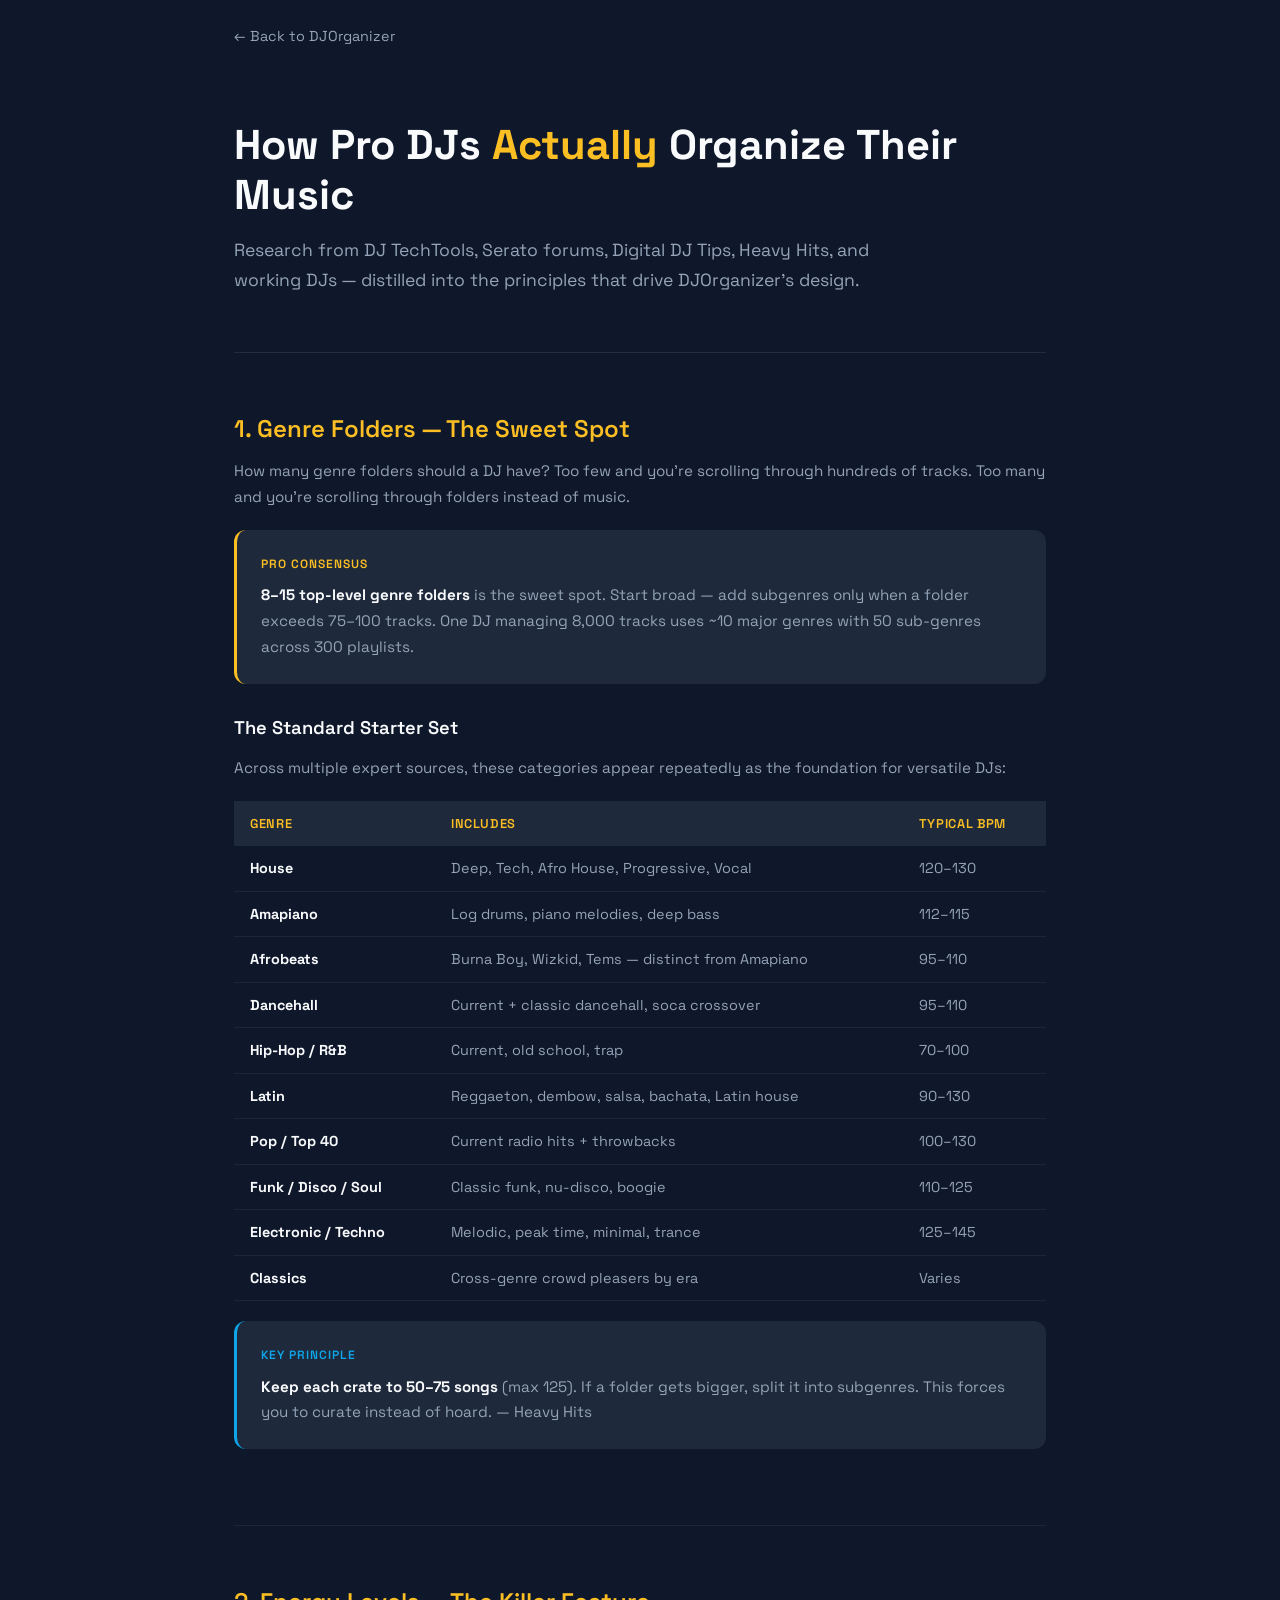
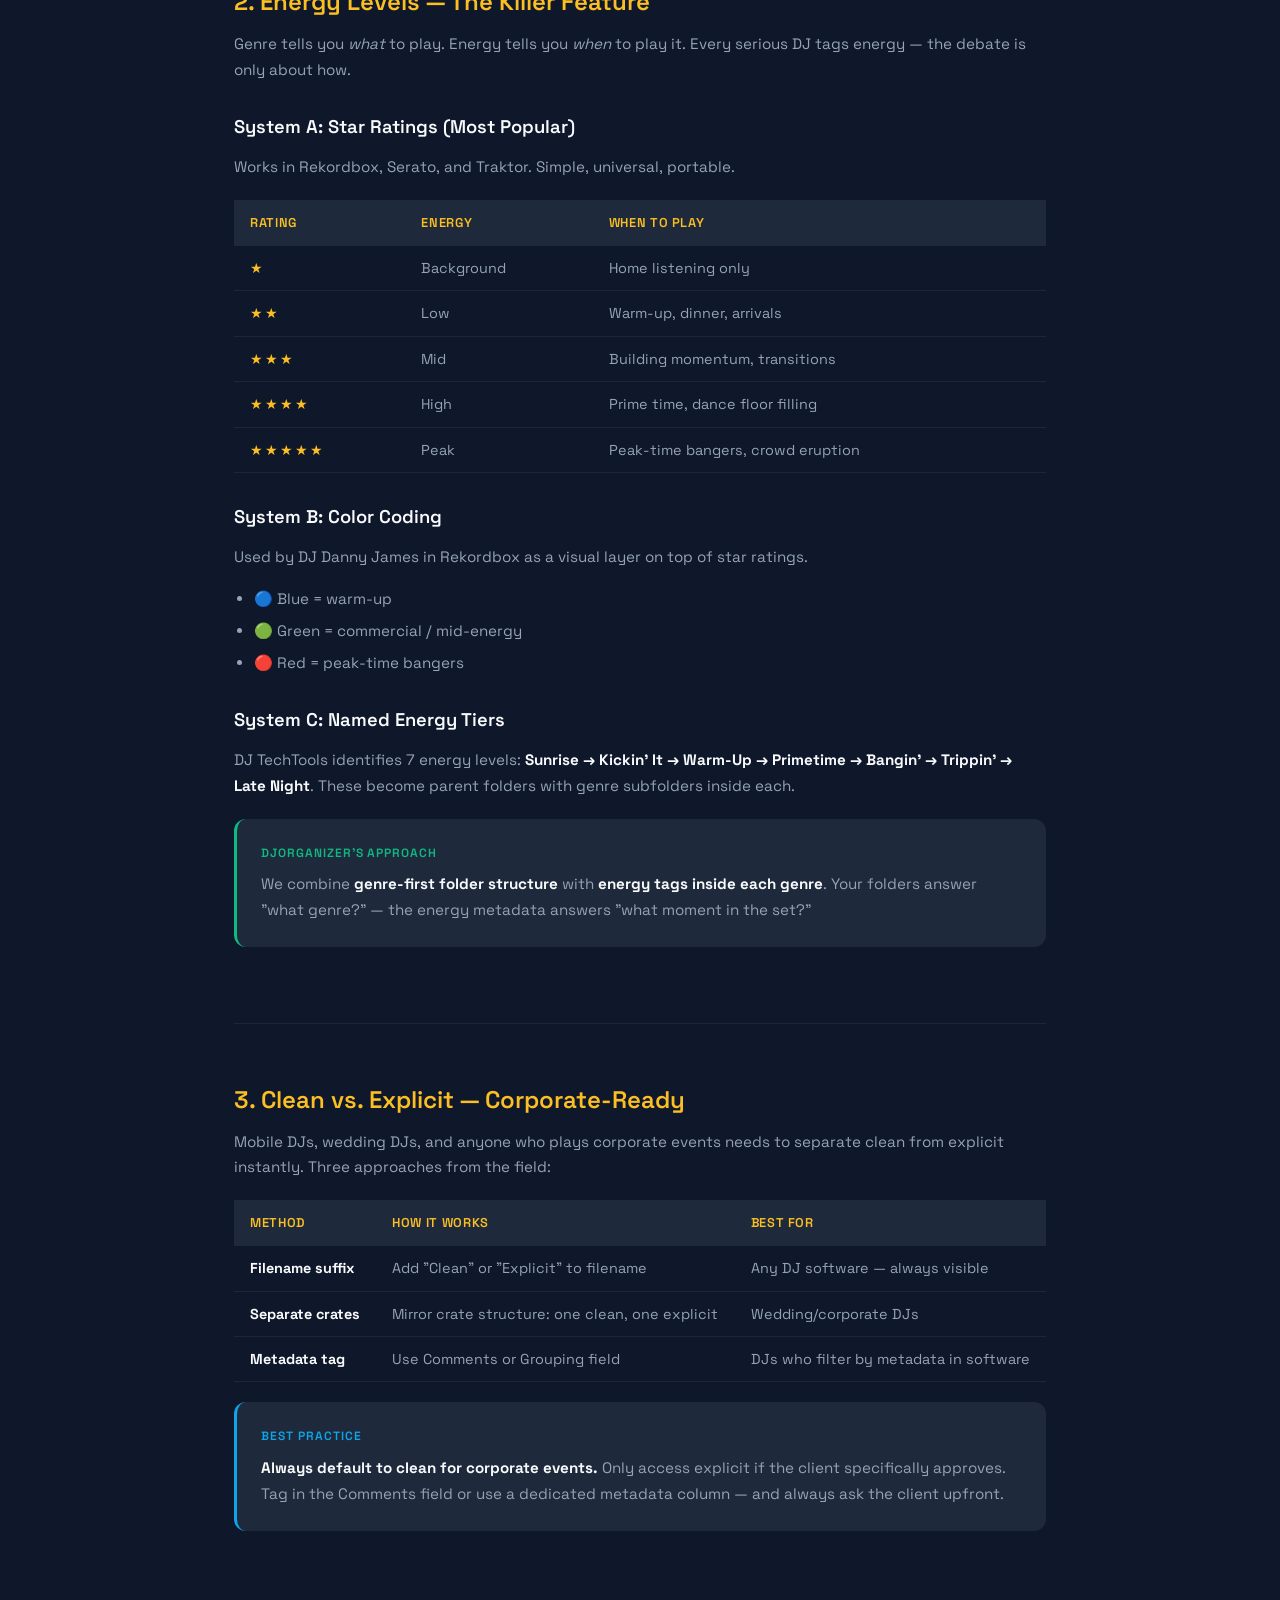
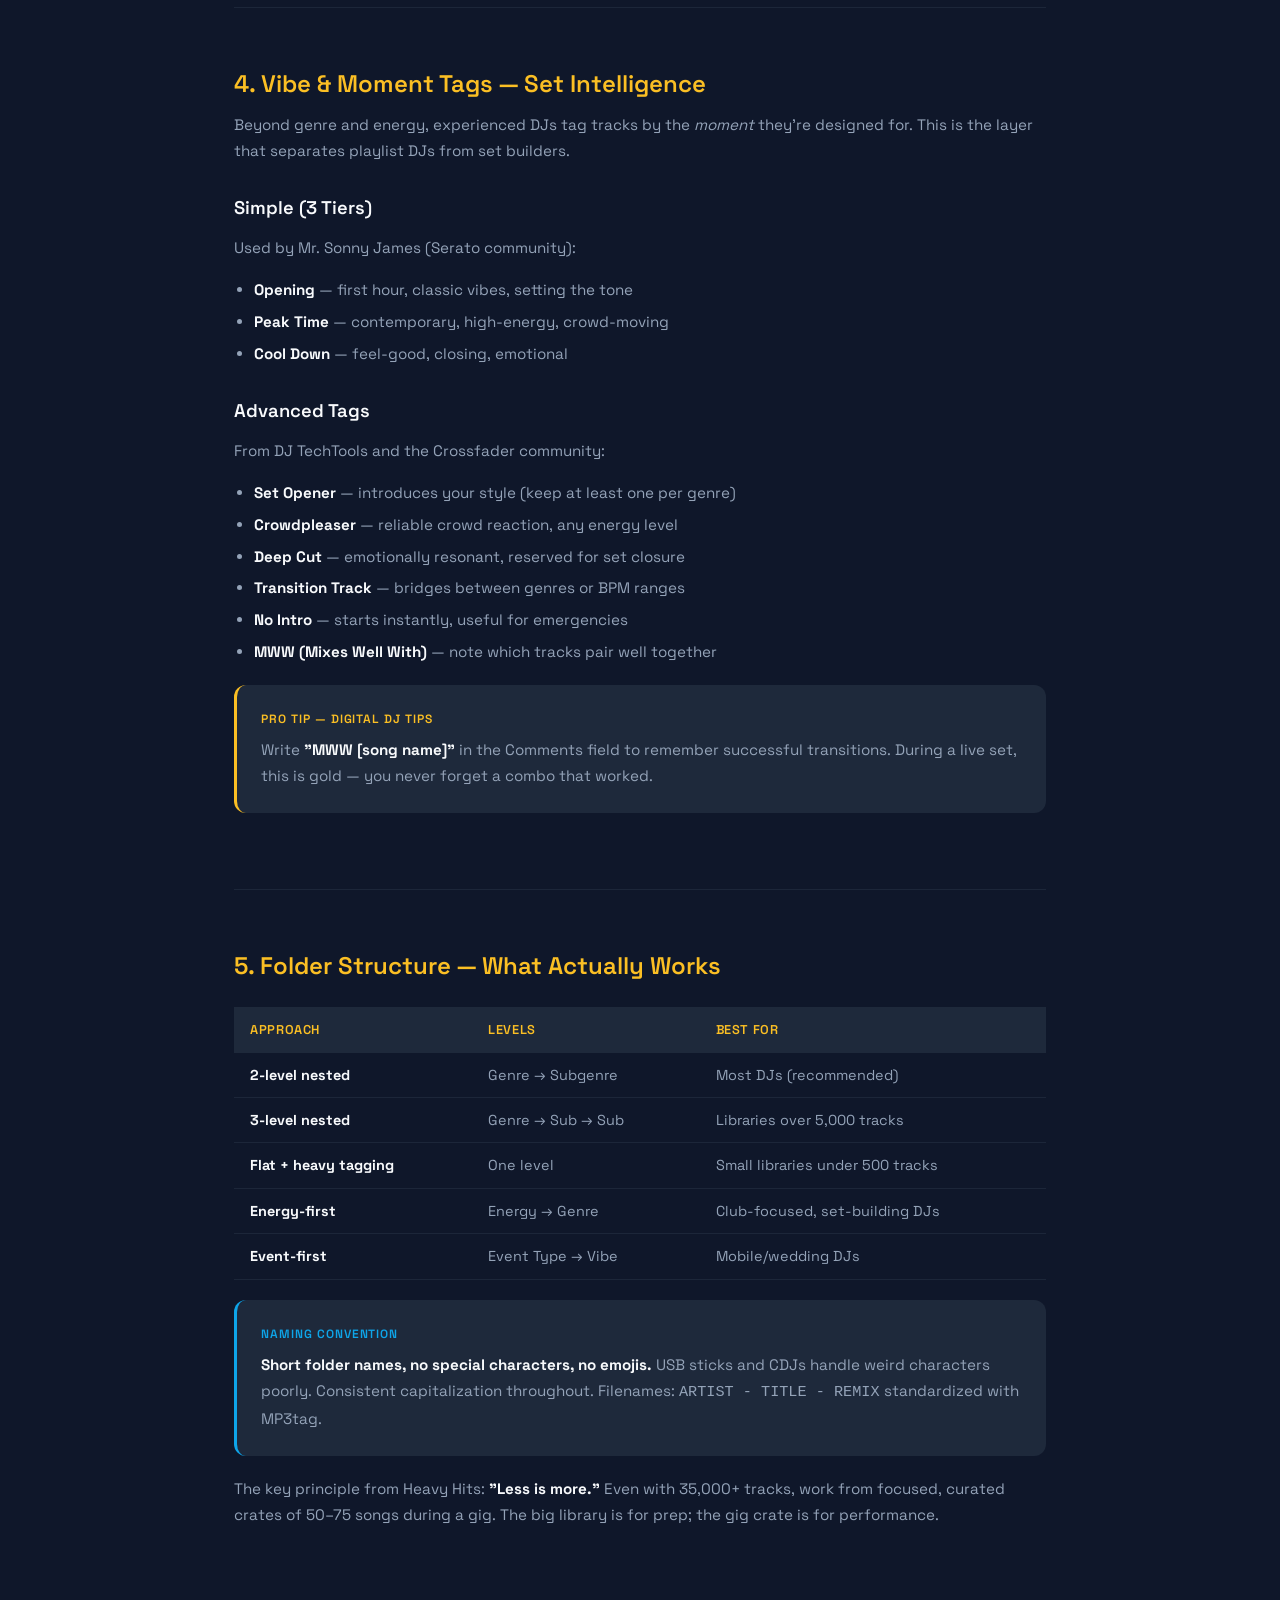
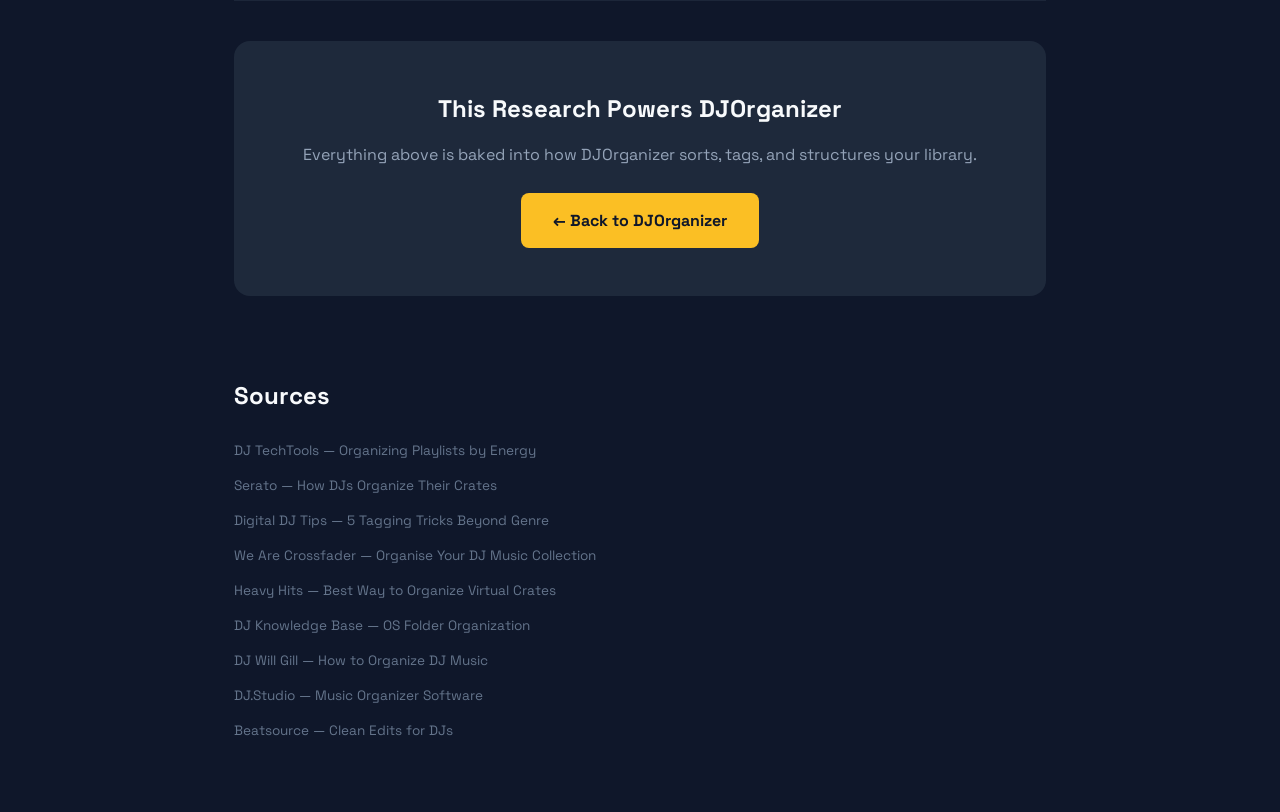
<file: research.html>
<!DOCTYPE html>
<html lang="en" dir="ltr">
<head>
  <meta charset="UTF-8">
  <meta name="viewport" content="width=device-width, initial-scale=1.0">
  <title>DJOrganizer — How Pro DJs Organize Music (Research)</title>
  <meta name="description" content="Research-backed guide on how professional DJs organize their music libraries — genre folders, energy levels, vibe tagging, and clean/explicit management.">
  <meta name="theme-color" content="#0F172A">
  <link rel="preconnect" href="https://fonts.googleapis.com">
  <link rel="preconnect" href="https://fonts.gstatic.com" crossorigin>
  <link href="https://fonts.googleapis.com/css2?family=Space+Grotesk:wght@400;500;600;700&family=Heebo:wght@400;500;700&display=swap" rel="stylesheet">
  <style>
    *, *::before, *::after { margin: 0; padding: 0; box-sizing: border-box; }
    :root {
      --yellow: #FBBF24;
      --navy: #0F172A;
      --navy-light: #1E293B;
      --teal: #0EA5E9;
      --white: #F8FAFC;
      --gray: #94A3B8;
      --gray-dark: #64748B;
      --green: #10B981;
      --red: #EF4444;
      --purple: #A78BFA;
      --font-main: 'Space Grotesk', sans-serif;
    }
    html { scroll-behavior: smooth; }
    body {
      font-family: var(--font-main);
      background: var(--navy);
      color: var(--white);
      line-height: 1.7;
      overflow-x: hidden;
    }
    .container { max-width: 860px; margin: 0 auto; padding: 0 24px; }
    a { color: var(--teal); text-decoration: none; transition: color 0.2s; }
    a:hover { color: var(--yellow); }

    /* ── Header ── */
    .back-link {
      display: inline-flex; align-items: center; gap: 8px;
      padding: 24px 0; font-size: 0.9rem; color: var(--gray);
    }
    .back-link:hover { color: var(--teal); }

    /* ── Hero ── */
    .hero {
      padding: 48px 0 56px;
      border-bottom: 1px solid rgba(148,163,184,0.15);
    }
    .hero h1 {
      font-size: clamp(1.8rem, 4vw, 2.6rem);
      font-weight: 700;
      line-height: 1.2;
      margin-bottom: 16px;
    }
    .hero h1 span { color: var(--yellow); }
    .hero .subtitle {
      font-size: 1.1rem;
      color: var(--gray);
      max-width: 640px;
    }

    /* ── Sections ── */
    .section { padding: 56px 0; border-bottom: 1px solid rgba(148,163,184,0.1); }
    .section:last-child { border-bottom: none; }
    .section h2 {
      font-size: 1.5rem;
      font-weight: 600;
      margin-bottom: 8px;
      color: var(--yellow);
    }
    .section h3 {
      font-size: 1.15rem;
      font-weight: 600;
      margin: 28px 0 12px;
      color: var(--white);
    }
    .section p, .section li { color: var(--gray); font-size: 0.95rem; }
    .section p { margin-bottom: 16px; }
    .section ul, .section ol { margin: 0 0 16px 20px; }
    .section li { margin-bottom: 6px; }
    .section strong { color: var(--white); }

    /* ── Insight Cards ── */
    .insight {
      background: var(--navy-light);
      border-radius: 12px;
      padding: 24px;
      margin: 20px 0;
      border-left: 3px solid var(--teal);
    }
    .insight.gold { border-left-color: var(--yellow); }
    .insight.green { border-left-color: var(--green); }
    .insight .label {
      font-size: 0.75rem;
      text-transform: uppercase;
      letter-spacing: 0.08em;
      color: var(--teal);
      font-weight: 600;
      margin-bottom: 8px;
    }
    .insight.gold .label { color: var(--yellow); }
    .insight.green .label { color: var(--green); }
    .insight p:last-child { margin-bottom: 0; }

    /* ── Tables ── */
    .table-wrap { overflow-x: auto; margin: 20px 0; }
    table {
      width: 100%;
      border-collapse: collapse;
      font-size: 0.9rem;
    }
    th {
      text-align: left;
      padding: 12px 16px;
      background: var(--navy-light);
      color: var(--yellow);
      font-weight: 600;
      font-size: 0.8rem;
      text-transform: uppercase;
      letter-spacing: 0.05em;
    }
    td {
      padding: 10px 16px;
      border-bottom: 1px solid rgba(148,163,184,0.1);
      color: var(--gray);
    }
    td strong { color: var(--white); }

    /* ── Energy Stars ── */
    .stars { color: var(--yellow); letter-spacing: 2px; }

    /* ── Source List ── */
    .sources {
      padding: 40px 0 64px;
    }
    .sources h2 { margin-bottom: 16px; }
    .sources a {
      display: block;
      padding: 6px 0;
      font-size: 0.85rem;
      color: var(--gray-dark);
    }
    .sources a:hover { color: var(--teal); }

    /* ── CTA ── */
    .cta-bar {
      text-align: center;
      padding: 48px 0;
      background: var(--navy-light);
      border-radius: 16px;
      margin: 40px 0;
    }
    .cta-bar h2 { color: var(--white); margin-bottom: 12px; }
    .cta-bar p { color: var(--gray); margin-bottom: 24px; }
    .btn {
      display: inline-block;
      padding: 14px 32px;
      background: var(--yellow);
      color: var(--navy);
      font-weight: 700;
      border-radius: 8px;
      font-size: 1rem;
      transition: transform 0.2s, box-shadow 0.2s;
    }
    .btn:hover {
      transform: translateY(-2px);
      box-shadow: 0 8px 24px rgba(251,191,36,0.3);
      color: var(--navy);
    }

    @media (max-width: 640px) {
      .hero { padding: 32px 0 40px; }
      .section { padding: 40px 0; }
      th, td { padding: 8px 12px; font-size: 0.82rem; }
    }
  </style>
</head>
<body>

<div class="container">
  <a href="/" class="back-link">&larr; Back to DJOrganizer</a>

  <div class="hero">
    <h1>How Pro DJs <span>Actually</span> Organize Their Music</h1>
    <p class="subtitle">Research from DJ TechTools, Serato forums, Digital DJ Tips, Heavy Hits, and working DJs — distilled into the principles that drive DJOrganizer's design.</p>
  </div>

  <!-- ── SECTION 1: Genre Folders ── -->
  <div class="section">
    <h2>1. Genre Folders — The Sweet Spot</h2>
    <p>How many genre folders should a DJ have? Too few and you're scrolling through hundreds of tracks. Too many and you're scrolling through folders instead of music.</p>

    <div class="insight gold">
      <div class="label">Pro Consensus</div>
      <p><strong>8–15 top-level genre folders</strong> is the sweet spot. Start broad — add subgenres only when a folder exceeds 75–100 tracks. One DJ managing 8,000 tracks uses ~10 major genres with 50 sub-genres across 300 playlists.</p>
    </div>

    <h3>The Standard Starter Set</h3>
    <p>Across multiple expert sources, these categories appear repeatedly as the foundation for versatile DJs:</p>

    <div class="table-wrap">
      <table>
        <tr><th>Genre</th><th>Includes</th><th>Typical BPM</th></tr>
        <tr><td><strong>House</strong></td><td>Deep, Tech, Afro House, Progressive, Vocal</td><td>120–130</td></tr>
        <tr><td><strong>Amapiano</strong></td><td>Log drums, piano melodies, deep bass</td><td>112–115</td></tr>
        <tr><td><strong>Afrobeats</strong></td><td>Burna Boy, Wizkid, Tems — distinct from Amapiano</td><td>95–110</td></tr>
        <tr><td><strong>Dancehall</strong></td><td>Current + classic dancehall, soca crossover</td><td>95–110</td></tr>
        <tr><td><strong>Hip-Hop / R&B</strong></td><td>Current, old school, trap</td><td>70–100</td></tr>
        <tr><td><strong>Latin</strong></td><td>Reggaeton, dembow, salsa, bachata, Latin house</td><td>90–130</td></tr>
        <tr><td><strong>Pop / Top 40</strong></td><td>Current radio hits + throwbacks</td><td>100–130</td></tr>
        <tr><td><strong>Funk / Disco / Soul</strong></td><td>Classic funk, nu-disco, boogie</td><td>110–125</td></tr>
        <tr><td><strong>Electronic / Techno</strong></td><td>Melodic, peak time, minimal, trance</td><td>125–145</td></tr>
        <tr><td><strong>Classics</strong></td><td>Cross-genre crowd pleasers by era</td><td>Varies</td></tr>
      </table>
    </div>

    <div class="insight">
      <div class="label">Key Principle</div>
      <p><strong>Keep each crate to 50–75 songs</strong> (max 125). If a folder gets bigger, split it into subgenres. This forces you to curate instead of hoard. — Heavy Hits</p>
    </div>
  </div>

  <!-- ── SECTION 2: Energy Levels ── -->
  <div class="section">
    <h2>2. Energy Levels — The Killer Feature</h2>
    <p>Genre tells you <em>what</em> to play. Energy tells you <em>when</em> to play it. Every serious DJ tags energy — the debate is only about how.</p>

    <h3>System A: Star Ratings (Most Popular)</h3>
    <p>Works in Rekordbox, Serato, and Traktor. Simple, universal, portable.</p>

    <div class="table-wrap">
      <table>
        <tr><th>Rating</th><th>Energy</th><th>When to Play</th></tr>
        <tr><td><span class="stars">★</span></td><td>Background</td><td>Home listening only</td></tr>
        <tr><td><span class="stars">★★</span></td><td>Low</td><td>Warm-up, dinner, arrivals</td></tr>
        <tr><td><span class="stars">★★★</span></td><td>Mid</td><td>Building momentum, transitions</td></tr>
        <tr><td><span class="stars">★★★★</span></td><td>High</td><td>Prime time, dance floor filling</td></tr>
        <tr><td><span class="stars">★★★★★</span></td><td>Peak</td><td>Peak-time bangers, crowd eruption</td></tr>
      </table>
    </div>

    <h3>System B: Color Coding</h3>
    <p>Used by DJ Danny James in Rekordbox as a visual layer on top of star ratings.</p>
    <ul>
      <li>🔵 Blue = warm-up</li>
      <li>🟢 Green = commercial / mid-energy</li>
      <li>🔴 Red = peak-time bangers</li>
    </ul>

    <h3>System C: Named Energy Tiers</h3>
    <p>DJ TechTools identifies 7 energy levels: <strong>Sunrise → Kickin' It → Warm-Up → Primetime → Bangin' → Trippin' → Late Night</strong>. These become parent folders with genre subfolders inside each.</p>

    <div class="insight green">
      <div class="label">DJOrganizer's Approach</div>
      <p>We combine <strong>genre-first folder structure</strong> with <strong>energy tags inside each genre</strong>. Your folders answer "what genre?" — the energy metadata answers "what moment in the set?"</p>
    </div>
  </div>

  <!-- ── SECTION 3: Clean/Explicit ── -->
  <div class="section">
    <h2>3. Clean vs. Explicit — Corporate-Ready</h2>
    <p>Mobile DJs, wedding DJs, and anyone who plays corporate events needs to separate clean from explicit instantly. Three approaches from the field:</p>

    <div class="table-wrap">
      <table>
        <tr><th>Method</th><th>How It Works</th><th>Best For</th></tr>
        <tr><td><strong>Filename suffix</strong></td><td>Add "Clean" or "Explicit" to filename</td><td>Any DJ software — always visible</td></tr>
        <tr><td><strong>Separate crates</strong></td><td>Mirror crate structure: one clean, one explicit</td><td>Wedding/corporate DJs</td></tr>
        <tr><td><strong>Metadata tag</strong></td><td>Use Comments or Grouping field</td><td>DJs who filter by metadata in software</td></tr>
      </table>
    </div>

    <div class="insight">
      <div class="label">Best Practice</div>
      <p><strong>Always default to clean for corporate events.</strong> Only access explicit if the client specifically approves. Tag in the Comments field or use a dedicated metadata column — and always ask the client upfront.</p>
    </div>
  </div>

  <!-- ── SECTION 4: Vibe/Moment Tags ── -->
  <div class="section">
    <h2>4. Vibe & Moment Tags — Set Intelligence</h2>
    <p>Beyond genre and energy, experienced DJs tag tracks by the <em>moment</em> they're designed for. This is the layer that separates playlist DJs from set builders.</p>

    <h3>Simple (3 Tiers)</h3>
    <p>Used by Mr. Sonny James (Serato community):</p>
    <ul>
      <li><strong>Opening</strong> — first hour, classic vibes, setting the tone</li>
      <li><strong>Peak Time</strong> — contemporary, high-energy, crowd-moving</li>
      <li><strong>Cool Down</strong> — feel-good, closing, emotional</li>
    </ul>

    <h3>Advanced Tags</h3>
    <p>From DJ TechTools and the Crossfader community:</p>
    <ul>
      <li><strong>Set Opener</strong> — introduces your style (keep at least one per genre)</li>
      <li><strong>Crowdpleaser</strong> — reliable crowd reaction, any energy level</li>
      <li><strong>Deep Cut</strong> — emotionally resonant, reserved for set closure</li>
      <li><strong>Transition Track</strong> — bridges between genres or BPM ranges</li>
      <li><strong>No Intro</strong> — starts instantly, useful for emergencies</li>
      <li><strong>MWW (Mixes Well With)</strong> — note which tracks pair well together</li>
    </ul>

    <div class="insight gold">
      <div class="label">Pro Tip — Digital DJ Tips</div>
      <p>Write <strong>"MWW [song name]"</strong> in the Comments field to remember successful transitions. During a live set, this is gold — you never forget a combo that worked.</p>
    </div>
  </div>

  <!-- ── SECTION 5: Folder Structure ── -->
  <div class="section">
    <h2>5. Folder Structure — What Actually Works</h2>

    <div class="table-wrap">
      <table>
        <tr><th>Approach</th><th>Levels</th><th>Best For</th></tr>
        <tr><td><strong>2-level nested</strong></td><td>Genre → Subgenre</td><td>Most DJs (recommended)</td></tr>
        <tr><td><strong>3-level nested</strong></td><td>Genre → Sub → Sub</td><td>Libraries over 5,000 tracks</td></tr>
        <tr><td><strong>Flat + heavy tagging</strong></td><td>One level</td><td>Small libraries under 500 tracks</td></tr>
        <tr><td><strong>Energy-first</strong></td><td>Energy → Genre</td><td>Club-focused, set-building DJs</td></tr>
        <tr><td><strong>Event-first</strong></td><td>Event Type → Vibe</td><td>Mobile/wedding DJs</td></tr>
      </table>
    </div>

    <div class="insight">
      <div class="label">Naming Convention</div>
      <p><strong>Short folder names, no special characters, no emojis.</strong> USB sticks and CDJs handle weird characters poorly. Consistent capitalization throughout. Filenames: <code>ARTIST - TITLE - REMIX</code> standardized with MP3tag.</p>
    </div>

    <p>The key principle from Heavy Hits: <strong>"Less is more."</strong> Even with 35,000+ tracks, work from focused, curated crates of 50–75 songs during a gig. The big library is for prep; the gig crate is for performance.</p>
  </div>

  <!-- ── CTA ── -->
  <div class="cta-bar">
    <h2>This Research Powers DJOrganizer</h2>
    <p>Everything above is baked into how DJOrganizer sorts, tags, and structures your library.</p>
    <a href="/" class="btn">← Back to DJOrganizer</a>
  </div>

  <!-- ── Sources ── -->
  <div class="sources">
    <h2>Sources</h2>
    <a href="https://djtechtools.com/2022/11/25/controlling-the-dancefloor-a-guide-on-organizing-playlists-by-energy/" target="_blank">DJ TechTools — Organizing Playlists by Energy</a>
    <a href="https://the-drop.serato.com/culture/how-serato-djs-organize-their-crates/" target="_blank">Serato — How DJs Organize Their Crates</a>
    <a href="https://www.digitaldjtips.com/beyond-genre-5-tagging-tricks-better-dj-sets/" target="_blank">Digital DJ Tips — 5 Tagging Tricks Beyond Genre</a>
    <a href="https://wearecrossfader.co.uk/blog/organise-dj-music-collection/" target="_blank">We Are Crossfader — Organise Your DJ Music Collection</a>
    <a href="https://heavyhits.com/blog/the-absolute-best-way-to-organize-your-virtual-crates/" target="_blank">Heavy Hits — Best Way to Organize Virtual Crates</a>
    <a href="https://pestrela.github.io/dj_kb/os_folders/" target="_blank">DJ Knowledge Base — OS Folder Organization</a>
    <a href="https://djwillgill.com/how-to-organize-dj-music/" target="_blank">DJ Will Gill — How to Organize DJ Music</a>
    <a href="https://dj.studio/blog/dj-music-organizer-software" target="_blank">DJ.Studio — Music Organizer Software</a>
    <a href="https://news.beatsource.com/clean-edits-for-your-dj-sets/" target="_blank">Beatsource — Clean Edits for DJs</a>
  </div>
</div>

</body>
</html>
</file>
